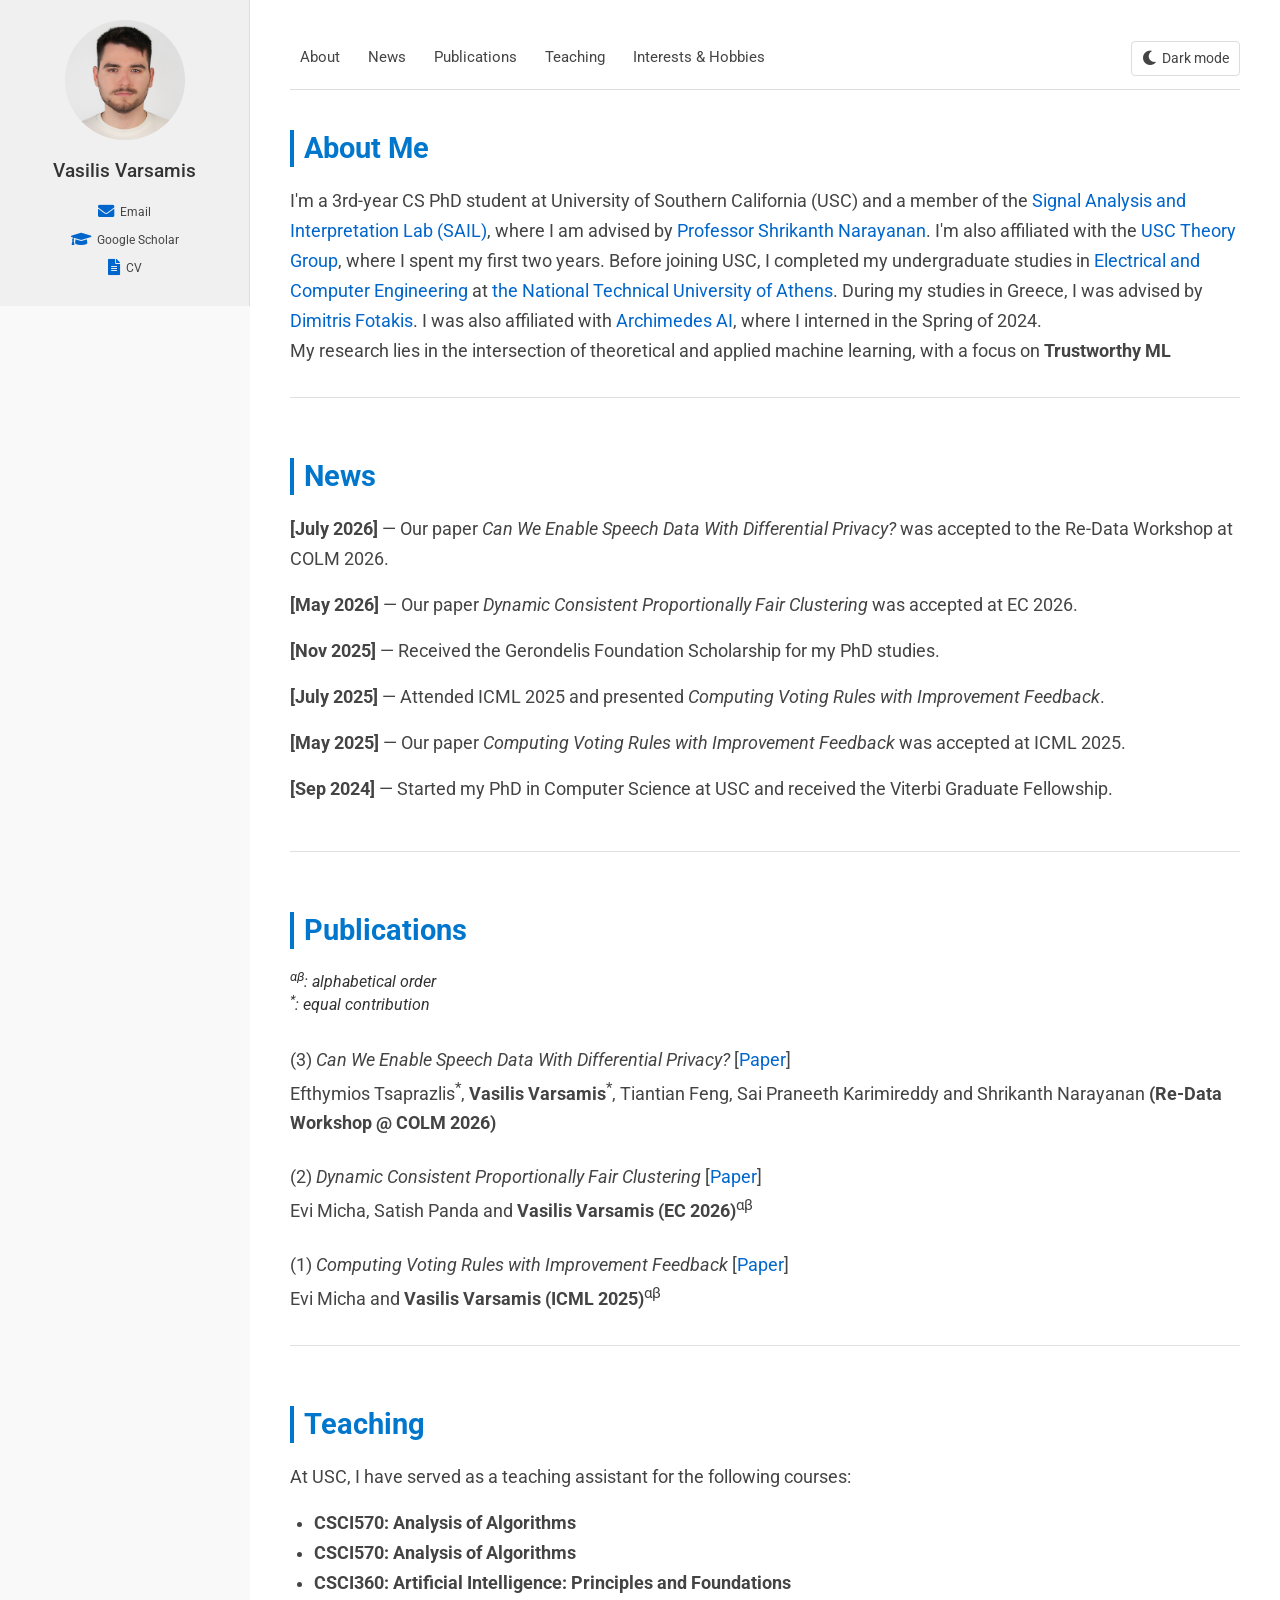
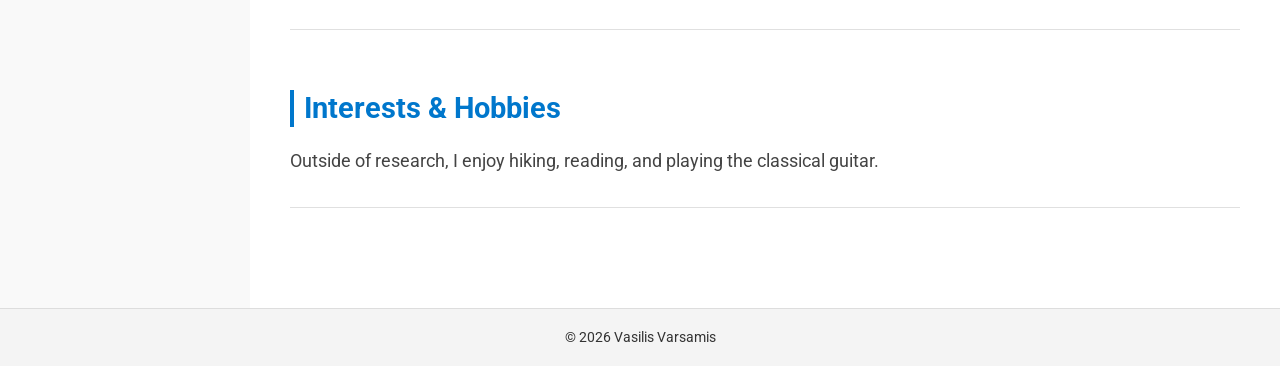
<file: index.html>
<!DOCTYPE html>
<html lang="en">
<head>
  <meta charset="UTF-8" />
  <meta name="viewport" content="width=device-width, initial-scale=1.0"/>
  <meta name="description" content="Vasilis Varsamis is a PhD student in Computer Science at the University of Southern California researching trustworthy machine learning." />
  <title>Vasilis Varsamis | Computer Science PhD Student</title>
  <link href="https://fonts.googleapis.com/css2?family=Roboto:wght@400;500&display=swap" rel="stylesheet"/>
  <link rel="stylesheet" href="https://cdnjs.cloudflare.com/ajax/libs/font-awesome/5.15.4/css/all.min.css"/>
  <link rel="stylesheet" href="styles.css"/>
</head>
<body>

<div class="container">
  <!-- Sidebar -->
  <aside class="sidebar">
    <img src="images/varsamis_photo.jpg" alt="Your Photo" class="profile-photo"/>
    <h1 class="name">Vasilis Varsamis</h1>
    <div class="contact-links">
      <div class="contact-item">
        <a href="https://mail.google.com/mail/?view=cm&amp;fs=1&amp;to=varsamis%40usc.edu" target="_blank" rel="noopener" title="Email via Gmail" aria-label="Email Vasilis via Gmail">
          <i class="fas fa-envelope"></i>
        </a>
        <span>Email</span>
      </div>
      <div class="contact-item">
        <a href="https://scholar.google.com/citations?hl=en&user=mpIuuyUAAAAJ" target="_blank" title="Google Scholar">
          <i class="fas fa-graduation-cap"></i>
        </a>
        <span>Google Scholar</span>
      </div>
      <div class="contact-item">
        <a href="cv.pdf" target="_blank" rel="noopener" title="Curriculum Vitae">
          <i class="fas fa-file-alt"></i>
        </a>
        <span>CV</span>
      </div>
    </div>
  </aside>

  <!-- Main content -->
  <main class="main-content">
    <nav class="site-nav" aria-label="Main navigation">
      <a href="#about">About</a>
      <a href="#news">News</a>
      <a href="#publications">Publications</a>
      <a href="#teaching">Teaching</a>
      <a href="#interests">Interests &amp; Hobbies</a>
      <button class="theme-toggle" type="button" aria-pressed="false" aria-label="Switch to dark mode">
        <i class="fas fa-moon" aria-hidden="true"></i>
        <span>Dark mode</span>
      </button>
    </nav>

    <section id="about" class="section">
      <div class="section-header">
        <h2 class="section-title">About Me</h2>
      </div>
      <div class="section-body">
        <p class="section-text">
          I'm a <span id="phd-year">3rd</span>-year CS PhD student at University of Southern California (USC) and a member of the <a href="https://sail.usc.edu/">Signal Analysis and Interpretation Lab (SAIL)</a>, where I am advised by <a href="https://sail.usc.edu/people/shri.html">Professor Shrikanth Narayanan</a>.
          I'm also affiliated with the <a href="https://viterbi-web.usc.edu/~cstheory/">USC Theory Group</a>, where I spent my first two years.  Before joining USC, I completed my undergraduate studies in 
          <a href="https://www.ece.ntua.gr/en">Electrical and Computer Engineering</a> at 
          <a href="https://www.ntua.gr/en/">the National Technical University of Athens</a>. During my studies in Greece, I was advised by 
          <a href="http://www.softlab.ntua.gr/~fotakis/">Dimitris Fotakis</a>. 
          I was also affiliated with <a href = "https://archimedesai.gr/en/"> Archimedes AI</a>, where I interned
          in the Spring of 2024.
          <br/>
          My research lies in the intersection of theoretical and applied machine learning, with a focus on <strong>Trustworthy ML</strong> 
        </p>
      </div>
    </section>

      <section id="news" class="section">
      <div class="section-header">
        <h2 class="section-title">News</h2>
      </div>
      <div class="section-body">
        <ul style="list-style: none; padding-left: 0; margin: 0;">
          <li class="section-text" style="margin-bottom: 1rem;">
            <strong>[July 2026]</strong> &mdash; Our paper
            <em>Can We Enable Speech Data With Differential Privacy?</em>
            was accepted to the Re-Data Workshop at COLM 2026.
          </li>
          <li class="section-text" style="margin-bottom: 1rem;">
            <strong>[May 2026]</strong> &mdash; Our paper
            <em>Dynamic Consistent Proportionally Fair Clustering</em>
            was accepted at EC 2026.
          </li>
          <li class="section-text" style="margin-bottom: 1rem;">
            <strong>[Nov 2025]</strong> &mdash; Received the Gerondelis Foundation Scholarship for my PhD studies.
          </li>
          <li class="section-text" style="margin-bottom: 1rem;">
            <strong>[July 2025]</strong> &mdash; Attended ICML 2025 and presented
            <em>Computing Voting Rules with Improvement Feedback</em>.
          </li>
          <li class="section-text" style="margin-bottom: 1rem;">
            <strong>[May 2025]</strong> &mdash; Our paper
            <em>Computing Voting Rules with Improvement Feedback</em>
            was accepted at ICML 2025.
          </li>
          <li class="section-text" style="margin-bottom: 1rem;">
            <strong>[Sep 2024]</strong> &mdash; Started my PhD in Computer Science at USC and received the Viterbi Graduate Fellowship.
          </li>
          <!--
          <li class="section-text" style="margin-bottom: 1rem;">
            <strong>[MMM YYYY]</strong> &mdash; [EVENT].
          </li>
          -->
        </ul>
      </div>
    </section>
      <section id="publications" class="section">
      <div class="section-header">
        <h2 class="section-title">Publications</h2>
        <p class="section-note" style="margin-bottom: 2rem;">
          <em><sup>&alpha;&beta;</sup>: alphabetical order</em><br />
          <em><sup>*</sup>: equal contribution</em>
        </p>
      </div>
      <div class="section-body">
        <p class="section-text" style="margin-bottom: 1.5rem;">
          (3) <em>Can We Enable Speech Data With Differential Privacy?</em>
          [<a href="#">Paper</a>]<br />
          Efthymios Tsaprazlis<sup>*</sup>, <strong>Vasilis Varsamis</strong><sup>*</sup>,
          Tiantian Feng, Sai Praneeth Karimireddy and Shrikanth Narayanan
          <strong>(Re-Data Workshop @ COLM 2026)</strong>
        </p>
        <p class="section-text" style="margin-bottom: 1.5rem;">
          (2) <em>Dynamic Consistent Proportionally Fair Clustering</em>
          [<a href="#">Paper</a>]<br />
          Evi Micha, Satish Panda and <strong>Vasilis Varsamis</strong>
          <strong>(EC 2026)</strong><sup>&alpha;&beta;</sup>
        </p>
        <p class="section-text">
          (1) <em>Computing Voting Rules with Improvement Feedback</em>
          [<a href="https://arxiv.org/abs/2502.12542">Paper</a>]<br />
          Evi Micha and <strong>Vasilis Varsamis</strong>
          <strong>(ICML 2025)</strong><sup>&alpha;&beta;</sup>
        </p>
      </div>
    </section>

    <section id="teaching" class="section">
      <div class="section-header">
        <h2 class="section-title">Teaching</h2>
      </div>
      <div class="section-body">
        <p class="section-text">
          At USC, I have served as a teaching assistant for the following courses:
        </p>
        <ul class="section-list">
          <li class="section-text"><strong>CSCI570: Analysis of Algorithms</strong> </li>
          <li class="section-text"><strong>CSCI570: Analysis of Algorithms</strong> </li>
          <li class="section-text"><strong>CSCI360: Artificial Intelligence: Principles and Foundations</strong> </li>
        </ul>
      </div>
    </section>

    <section id="interests" class="section">
      <div class="section-header">
        <h2 class="section-title">Interests &amp; Hobbies</h2>
      </div>
      <div class="section-body">
        <p class="section-text">
          Outside of research, I enjoy hiking, reading, and playing the classical guitar.
        </p>
      </div>
    </section>
  </main>
</div>

<footer>
  <p>&copy; <span id="year">2026</span> Vasilis Varsamis</p>
</footer>

<script>
  document.getElementById('year').textContent = new Date().getFullYear();

  var now = new Date();
  var n = now.getFullYear() - 2024 + (now.getMonth() >= 8 ? 1 : 0);
  document.getElementById('phd-year').textContent =
    n + (n === 1 ? 'st' : n === 2 ? 'nd' : n === 3 ? 'rd' : 'th');
  

  const themeToggle = document.querySelector('.theme-toggle');
  const savedTheme = localStorage.getItem('theme');

  function updateThemeButton(isDark) {
    themeToggle.setAttribute('aria-pressed', String(isDark));
    themeToggle.setAttribute('aria-label', isDark ? 'Switch to light mode' : 'Switch to dark mode');
    themeToggle.querySelector('span').textContent = isDark ? 'Light mode' : 'Dark mode';
    themeToggle.querySelector('i').className = isDark ? 'fas fa-sun' : 'fas fa-moon';
  }

  if (savedTheme === 'dark') {
    document.body.classList.add('dark-mode');
    updateThemeButton(true);
  }

  themeToggle.addEventListener('click', () => {
    const isDark = document.body.classList.toggle('dark-mode');
    localStorage.setItem('theme', isDark ? 'dark' : 'light');
    updateThemeButton(isDark);
  });
</script>

</body>
</html>
</file>
<file: styles.css>
* {
  margin: 0;
  padding: 0;
  box-sizing: border-box;
}

:root {
  --page-background: #f9f9f9;
  --surface: #ffffff;
  --sidebar-background: #f0f0f0;
  --footer-background: #f4f4f4;
  --text: #333333;
  --muted-text: #444444;
  --border: #dddddd;
  --section-border: #e0e0e0;
  --accent: #0077cc;
  --link: #0066cc;
  --hover-background: #e7f2fb;
}

body.dark-mode {
  --page-background: #181c22;
  --surface: #222831;
  --sidebar-background: #1d232b;
  --footer-background: #171b21;
  --text: #e8edf2;
  --muted-text: #c4ccd5;
  --border: #3b4652;
  --section-border: #3b4652;
  --accent: #6bb6f2;
  --link: #78bdf2;
  --hover-background: #293d50;
}

html, body {
  height: 100%;
}

body {
  font-family: 'Roboto', sans-serif;
  background-color: var(--page-background);
  color: var(--text);
  transition: background-color 0.2s ease, color 0.2s ease;
}

.container {
  display: flex;
  min-height: 100vh;
  flex-direction: row;
  align-items: flex-start;
}

/* Sidebar */
.sidebar {
  width: 250px;
  background-color: var(--sidebar-background);
  padding: 20px;
  text-align: center;
  border-right: 1px solid var(--border);
}

.profile-photo {
  width: 120px;
  height: 120px;
  border-radius: 50%;
  object-fit: cover;
  margin-bottom: 15px;
}

.name {
  font-size: 1.2em;
  font-weight: 500;
  margin-bottom: 20px;
  color: var(--text);
}

/* Contact */
.contact-links {
  font-size: 0.85em;
}

.contact-item {
  display: flex;
  align-items: center;
  justify-content: center;
  margin: 8px 0;
  gap: 6px;
  color: var(--muted-text);
}

.contact-item a {
  color: var(--link);
  font-size: 1.2em;
  text-decoration: none;
  transition: transform 0.2s ease;
}

.contact-item a:hover {
  color: var(--accent);
  transform: scale(1.15);
}

.contact-item span {
  font-size: 0.9em;
}

.site-nav {
  display: flex;
  flex-direction: row;
  align-items: center;
  justify-content: flex-start;
  flex-wrap: nowrap;
  gap: 4px 8px;
  margin-bottom: 40px;
  padding-bottom: 12px;
  border-bottom: 1px solid var(--border);
  text-align: left;
}

.site-nav a {
  display: block;
  padding: 8px 10px;
  border-bottom: 3px solid transparent;
  color: var(--muted-text);
  font-size: 0.95em;
}

.site-nav a:hover,
.site-nav a:focus {
  color: var(--link);
  border-bottom-color: var(--accent);
  background-color: var(--hover-background);
}

.theme-toggle {
  display: inline-flex;
  align-items: center;
  gap: 6px;
  margin-left: auto;
  padding: 8px 10px;
  border: 1px solid var(--border);
  border-radius: 4px;
  background-color: var(--surface);
  color: var(--muted-text);
  font: inherit;
  font-size: 0.9em;
  cursor: pointer;
}

.theme-toggle:hover,
.theme-toggle:focus-visible {
  color: var(--link);
  border-color: var(--accent);
  background-color: var(--hover-background);
}

/* Main Content */
.main-content {
  flex: 1;
  padding: 40px;
  background-color: var(--surface);
}

/* Section layout */
.section {
  margin-bottom: 60px;
  padding-bottom: 30px;
  border-bottom: 1px solid var(--section-border);
}

.section-title {
  display: block;
  font-size: 1.8em;
  margin-bottom: 20px;
  color: var(--accent);
  border-left: 4px solid var(--accent);
  padding-left: 10px;
  width: 100%;
  line-height: 1.3;
}

.section-text {
  font-size: 1.1em;
  line-height: 1.7;
  color: var(--muted-text);
}

.section-list {
  margin: 1rem 0 0 1.5rem;
}

a {
  color: var(--link);
  text-decoration: none;
  border-bottom: 1px dotted transparent;
  transition: all 0.2s ease;
}

a:hover {
  color: var(--accent);
  border-bottom: 1px dotted var(--accent);
}

/* Footer */
footer {
  text-align: center;
  padding: 20px;
  font-size: 0.9em;
  background: var(--footer-background);
  border-top: 1px solid var(--border);
}

@media (max-width: 700px) {
  .container {
    display: block;
  }

  .sidebar {
    width: 100%;
    border-right: 0;
    border-bottom: 1px solid #ddd;
  }

  .site-nav {
    flex-wrap: wrap;
    justify-content: flex-start;
  }

  .theme-toggle {
    margin-left: 0;
  }

  .main-content {
    padding: 28px 20px;
  }
}
</file>
